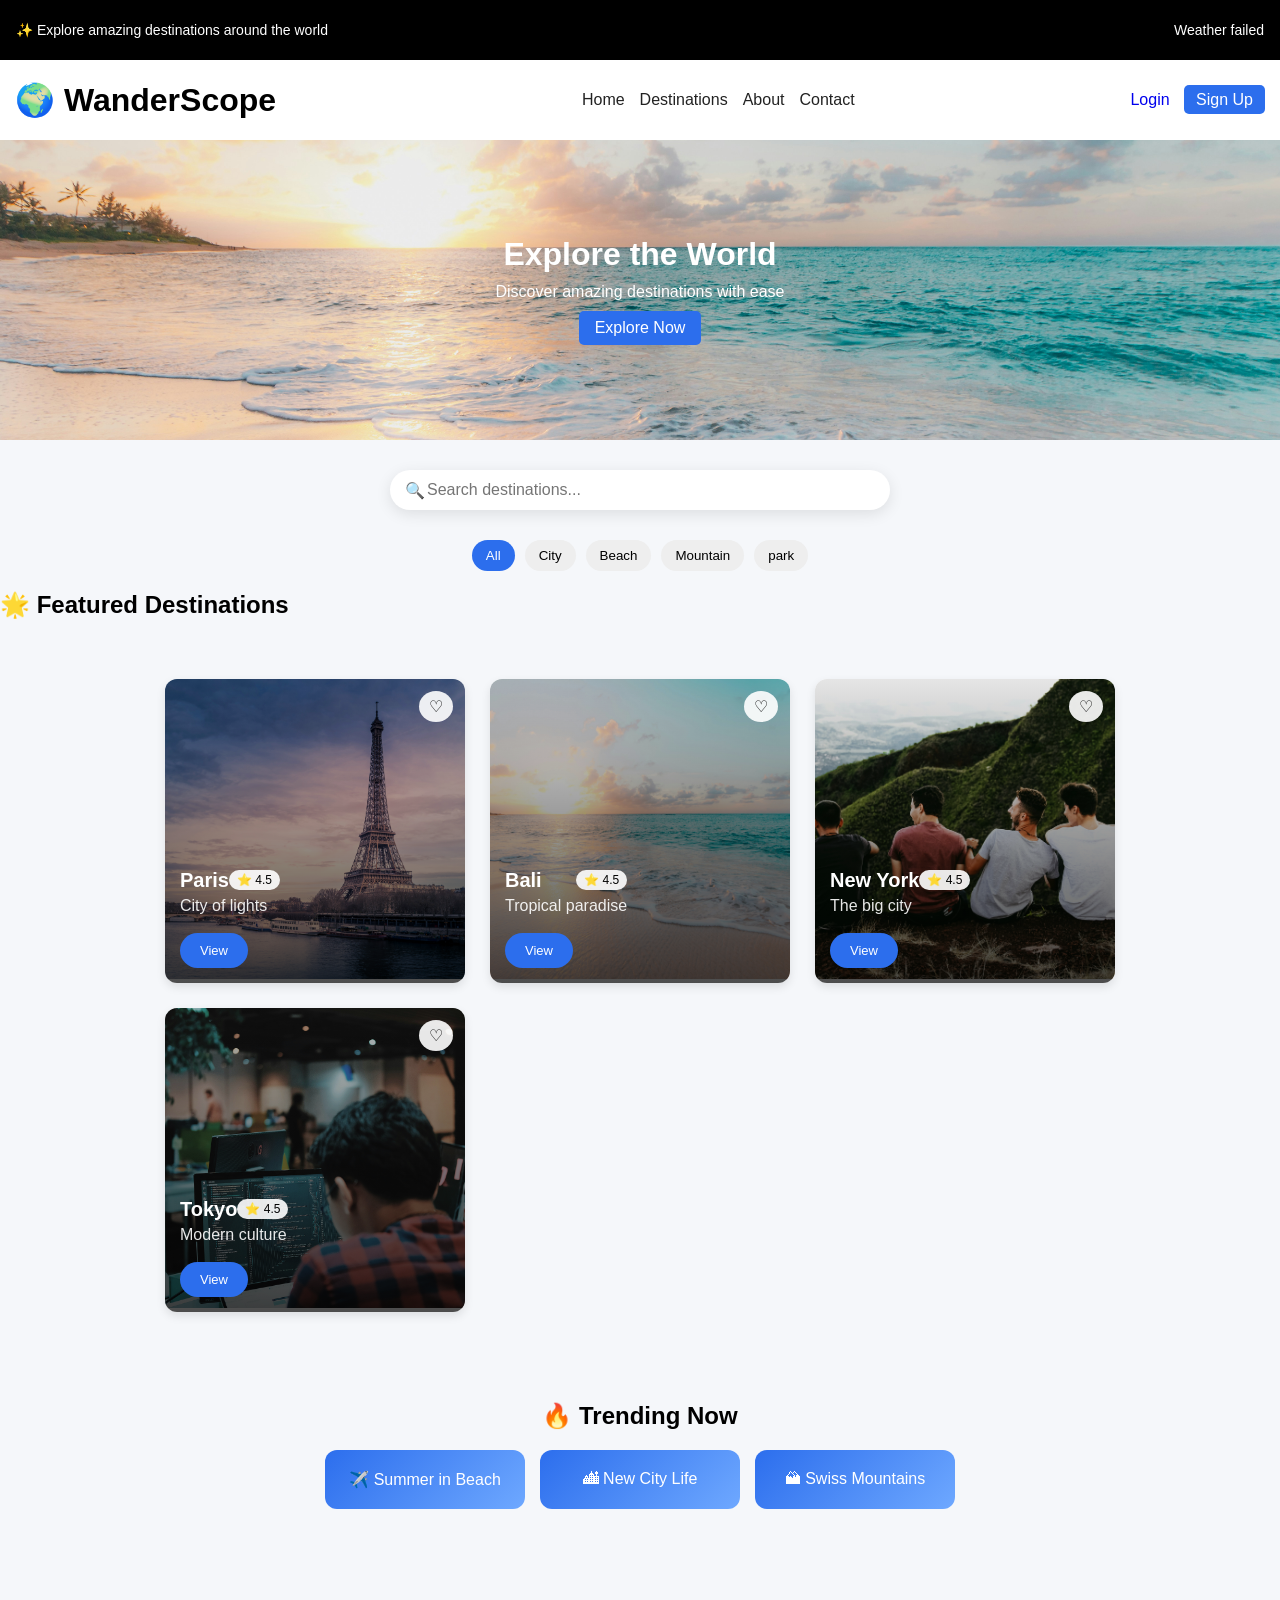
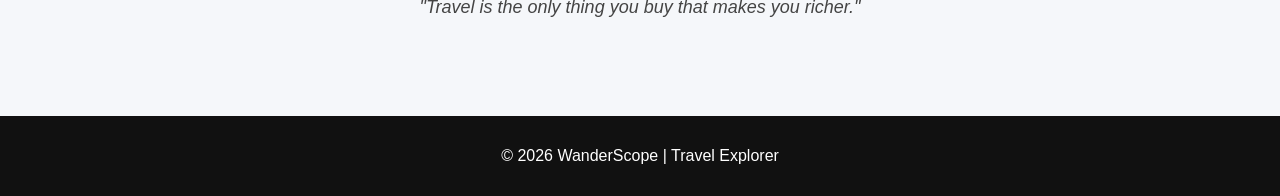
<file: index.html>
<!DOCTYPE html>
<html lang="en">
<head>
    <meta charset="UTF-8">
    <meta name="viewport" content="width=device-width, initial-scale=1.0">
    <title>Travel Destination Explorer</title>
    <link rel="stylesheet" href="style.css">
</head>

<body>

<header class="header">

    <div class="top-bar">
        <p>✨ Explore amazing destinations around the world</p>
        <!--<a href="#">Get Started →</a>-->
        <div class="top-info">
        <span id="weatherMini">🌤 --°C</span>
       <!----<span id="timeMini">🕒 --:--</span>-->
    </div>
    </div>

    <div class="nav container">
        <h1 class="logo">🌍 WanderScope</h1>
<button class="hamburger" id="hamburgerBtn">☰</button>

  <nav>
    <ul class="nav-links" id="navLinks">
      <li><a href="index.html">Home</a></li>
      <li><a href="explore.html">Destinations</a></li>
      <li><a href="about.html">About</a></li>
      <li><a href="contact.html">Contact</a></li>
    </ul>
  </nav>

  <div class="nav-actions">
    <a href="#" class="login">Login</a>
    <a href="#" class="signup">Sign Up</a>
  </div>
</div>

</header>
<section class="hero">
  <div class="hero-content">
    <h1>Explore the World</h1>
    <p>Discover amazing destinations with ease</p>
    <a href="explore.html" class="btn">Explore Now</a>
  </div>
</section>
<section class="search">
  <div class="search-box">
    <span class="icon">🔍</span>
    <input type="text" id="searchInput" placeholder="Search destinations...">
  </div>
</section>

<div class="filters">
  <button data-type="all" class="active">All</button>
  <button data-type="city">City</button>
  <button data-type="beach">Beach</button>
  <button data-type="mountain">Mountain</button>
  <button data-type="park">park</button>
</div>

<section class="featured">
  <h2>🌟 Featured Destinations</h2>
  <div class="cards" id="featuredContainer"></div>
</section>
<section class="trending">
  <h2>🔥 Trending Now</h2>

  <div class="trending-cards">
    <div class="trend" onclick="goToExplore('beach')">✈️ Summer in Beach</div>
    <div class="trend" onclick="goToExplore('city')">🏙 New City Life</div>
    <div class="trend" onclick="goToExplore('mountain')">🏔 Swiss Mountains</div>
  </div>
</section>
<section class="quote">
  <p id="quoteText">"Travel is the only thing you buy that makes you richer."</p>
</section>



<script src="home.js"></script>

<footer class="footer">
  <p>© 2026 WanderScope | Travel Explorer</p>
</footer>

</body>
</html>
</file>
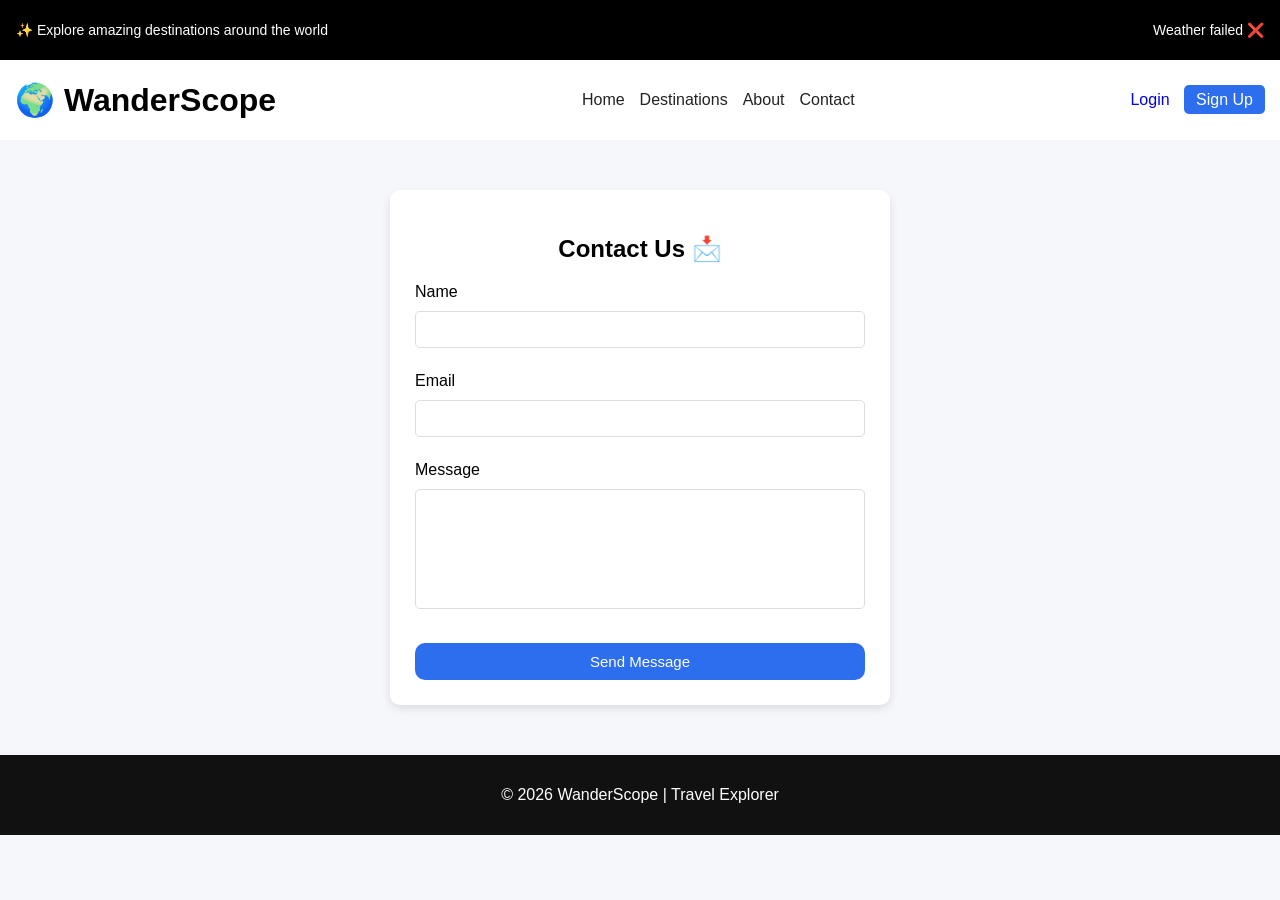
<file: contact.html>
<!DOCTYPE html>
<html lang="en">
<head>
  <meta charset="UTF-8">
  <meta name="viewport" content="width=device-width, initial-scale=1.0">
  <title>Contact | WanderScope</title>
  <link rel="stylesheet" href="style.css">
</head>

<body>

<header class="header">
     <div class="top-bar">
        <p>✨ Explore amazing destinations around the world</p>
        <!--<a href="#">Get Started →</a>-->
        <div class="top-info">
        <span id="weatherMini">🌤 --°C</span>
       <!----<span id="timeMini">🕒 --:--</span>-->
    </div>
    </div>
  <div class="nav container">
    <h1 class="logo">🌍 WanderScope</h1>
<button class="hamburger" id="hamburgerBtn">☰</button>

  <nav>
    <ul class="nav-links" id="navLinks">
      <li><a href="index.html">Home</a></li>
      <li><a href="explore.html">Destinations</a></li>
      <li><a href="about.html">About</a></li>
      <li><a href="contact.html">Contact</a></li>
    </ul>
  </nav>

  <div class="nav-actions">
    <a href="#" class="login">Login</a>
    <a href="#" class="signup">Sign Up</a>
  </div>
</div>
</header>
<div class="container">
<section class="contact-section">

  <h2>Contact Us 📩</h2>

  <form id="contactForm">

  <label>Name</label>
  <input type="text" id="name">
  <small class="error" id="nameError"></small>

  <label>Email</label>
  <input type="email" id="email">
  <small class="error" id="emailError"></small>

  <label>Message</label>
  <textarea id="message"></textarea>
  <small class="error" id="messageError"></small>

  <button type="submit">Send Message</button>

</form>

</section>
</div>
<script src="contact.js"></script>

<footer class="footer">
  <p>© 2026 WanderScope | Travel Explorer</p>
</footer>
</body>


</html>
</file>
<file: style.css>
:root {
  --primary: #2C6EED;
  --bg: #F5F7FA;
  --text: #222;
  --white: #ffffff;
  --radius: 12px;
  --spacing: 16px;
}



* {
  box-sizing: border-box;
}

body {
  margin: 0;
  font-family: Arial, sans-serif;
  background: #F5F7FA;
}



.top-bar {
  background: #000;
  color: var(--white);
  display: flex;
  justify-content: space-between;
  align-items: center;
  padding: 8px 16px;
  font-size: 14px;
  flex-wrap: wrap; 
  gap: 10px;
}


.header {
  background: var(--white);
}

.nav {
  display: flex;
  justify-content: space-between;
  align-items: center;
  padding: 15px;
  position: relative;
}

.logo {
  margin: 0;
}

.nav-links {
  list-style: none;
  display: flex;
  gap: 15px;
}

.nav-links a {
  text-decoration: none;
  color: var(--text);
}

.nav-links a:hover {
  color: var(--primary);
}

.nav-actions a {
  margin-left: 10px;
  text-decoration: none;
}

.signup {
  background: var(--primary);
  color: var(--white);
  padding: 6px 12px;
  border-radius: 5px;
}


.hamburger {
  display: none;
  font-size: 26px;
  background: none;
  border: none;
  cursor: pointer;
}


.hero {
  height: 300px;
  background: url('images/herophoto.jpg') no-repeat center/cover;
  display: flex;
  justify-content: center;
  align-items: center;
  color: var(--white);
  text-align: center;
  padding: 20px;
}

.hero-content h1 {
  margin: 0;
  font-size: 32px;
}

.hero-content p {
  margin: 10px 0;
}

.btn {
  display: inline-block;
  padding: 8px 16px;
  background: var(--primary);
  color: var(--white);
  text-decoration: none;
  border-radius: 5px;
}


.search {
  display: flex;
  justify-content: center;
  margin: 30px 0;
}

.search-box {
  display: flex;
  align-items: center;
  width: 100%;
  max-width: 500px;
  background: var(--white);
  border-radius: 50px;
  padding: 10px 15px;
  box-shadow: 0 4px 15px rgba(0,0,0,0.1);
}

.search-box input {
  border: none;
  outline: none;
  flex: 1;
  font-size: 16px;
}
.cards {
  display: grid;
  grid-template-columns: repeat(auto-fit, minmax(260px, 300px));
  justify-content: center;
  gap: 25px;
  padding: 40px;
}

/* MODERN CARD */
.card {
  background: #fff;
  border-radius: 12px;
  overflow: hidden;
  box-shadow: 0 4px 10px rgba(0,0,0,0.1);
  transition: 0.3s;

}


/* ✅ FIX IMAGE */
.card img {
  width: 100%;
  height: 300px;       /* fixed height */
  object-fit: cover; 
    filter: brightness(1.05); /* keeps image proper */
}

/* ✅ FIX HEIGHT */
.card-content {
  position: absolute;
  bottom: 0;
  color: white;
  padding: 15px;
  z-index: 2;
}

/* TITLE */
.card h3 {
  margin: 0;
  font-size: 20px;
}

/* DESCRIPTION */
.card p {
  font-size: 16px;
  color: rgba(255,255,255,0.9);
  margin: 5px 0;
}

/* ✅ BUTTON SMALL */
.card button {
  margin-top: 8px;
  padding: 10px 20px;
  font-size: 13px;
  background: #2C6EED;
  color: #fff;
  border: none;
  border-radius: 20px;
  cursor: pointer;
}

/* HOVER EFFECT */
.card:hover img {
  transform: scale(1.1);
}

.card:hover {
  transform: translateY(-8px);
}

.trending {
  padding: 30px;
  text-align: center;
}

.trending-cards {
  display: flex;
  justify-content: center;
  gap: 15px;
  flex-wrap: wrap;
}

.trend {
  background: linear-gradient(135deg, #2C6EED, #6ea8ff);
  color: white;
  padding: 20px;
  border-radius: 12px;
  min-width: 200px;
  cursor: pointer;
  transition: 0.3s;
}

.trend:hover {
  transform: scale(1.05);
}

.quote {
  text-align: center;
  padding: 40px;
  font-style: italic;
  font-size: 18px;
  color: #444;
}

.card::after {
  content: "";
  position: absolute;
  inset: 0;
 background: linear-gradient(
    to top,
    rgba(0,0,0,0.7),
    rgba(0,0,0,0.1)
  );
  z-index: 1;
}

------Rating-------
.card-content {
  position: absolute;
  bottom: 0;
  width: 100%;
  padding: 15px;
  color: white;
  z-index: 2;
}

/* top row */
.card-top {
  display: flex;
  justify-content: space-between;
  align-items: center;
}

/* rating badge */
.rating {
  background: rgba(255,255,255,0.9);
  color: #000;
  padding: 3px 8px;
  border-radius: 10px;
  font-size: 12px;
}

/* bottom row */
.card-bottom {
  display: flex;
  justify-content: space-between;
  align-items: center;
  margin-top: 10px;
}


/* make card relative */
.card {
  position: relative;
}

/* ❤️ top-right button */
.heart {
  position: absolute;
  top: 12px;
  right: 12px;
  background: rgba(255,255,255,0.9);
  border-radius: 50%;
  padding: 6px 10px;
  font-size: 16px;
  cursor: pointer;
  z-index: 3;
  transition: 0.3s;
}

/* hover effect */
.heart:hover {
  background: red;
  color: white;
}


-----Contact Us Page-------
container {
  max-width: 1100px;
  margin: 0 auto;
  padding: 0 20px;
}


.contact-section {
  max-width: 500px;
  margin: 50px auto;
  background: #fff;
  padding: 25px;
  border-radius: 10px;
  box-shadow: 0 4px 10px rgba(0,0,0,0.1);
}
.contact-section h2 {
  text-align: center;
  margin-bottom: 20px;
}

.contact-section form {
  display: flex;
  flex-direction: column;
}

.contact-section input,
.contact-section textarea {
  width: 100%;
  padding: 10px;
  margin: 10px 0;
  border: 1px solid #ddd;
  border-radius: 5px;
  outline: none;
}

.contact-section textarea {
  height: 120px;
  resize: none;
}

.contact-section button {
  margin-top: 10px;
  padding: 10px;
  background: #2C6EED;
  color: white;
  border: none;
  border-radius: 10px;
  cursor: pointer;
  font-size: 15px;
  transition: 0.3s;
}

.contact-section button:hover {
  background: #1f5bd1;
  transform: translateY(-2px);
}


.error {
  color: red;
  font-size: 12px;
  height: 14px;
}







.footer {
  background: #111;
  color: white;
  text-align: center;
  padding: 15px;
  margin-top: 40px;
}


@media (max-width: 768px) {

  
  .cards {
    grid-template-columns: 1fr;
    padding: 15px;
    justify-content: center;
    justify-items: center;
  }
.card {
    width: 90%;   /* 🔥 important for bubble look */
    max-width: 320px;
  }
  
  .nav-links {
    display: none;
    position: absolute;
    top: 60px;
    right: 10px;
    background: var(--white);
    flex-direction: column;
    padding: 10px;
    border-radius: 10px;
    box-shadow: 0 4px 10px rgba(0,0,0,0.2);
  }

  .nav-links.show {
    display: flex;
  }

  .hamburger {
    display: block;
  }

  .nav-actions {
    display: none;
  }

  
  .hero {
    height: auto;
    padding: 40px 20px;
  }

  .hero-content h1 {
    font-size: 24px;
  }

  
  .search-box {
    width: 90%;
  }
  .top-bar {
    flex-direction: column;
    align-items: flex-start;
    text-align: left;
  }
}


.filters {
  display: flex;
  justify-content: center;
  gap: 10px;
  margin-bottom: 20px;
}

.filters button {
  padding: 8px 14px;
  border: none;
  border-radius: 20px;
  background: #eee;
  cursor: pointer;
}

.filters button.active {
  background: #2C6EED;
  color: white;
}










.footer {
  background: #111;
  color: white;
  text-align: center;
  padding: 15px;
  margin-top: 40px;
}


@media (max-width: 768px) {

  
  .cards {
    grid-template-columns: 1fr;
    padding: 15px;
  }

  
  .nav-links {
    display: none;
    position: absolute;
    top: 60px;
    right: 10px;
    background: var(--white);
    flex-direction: column;
    padding: 10px;
    border-radius: 10px;
    box-shadow: 0 4px 10px rgba(0,0,0,0.2);
  }

  .nav-links.show {
    display: flex;
  }

  .hamburger {
    display: block;
  }

  .nav-actions {
    display: none;
  }

  
  .hero {
    height: auto;
    padding: 40px 20px;
  }

  .hero-content h1 {
    font-size: 24px;
  }

  
  .search-box {
    width: 90%;
  }
  .top-bar {
    flex-direction: column;
    align-items: flex-start;
    text-align: left;
  }
}
</file>
